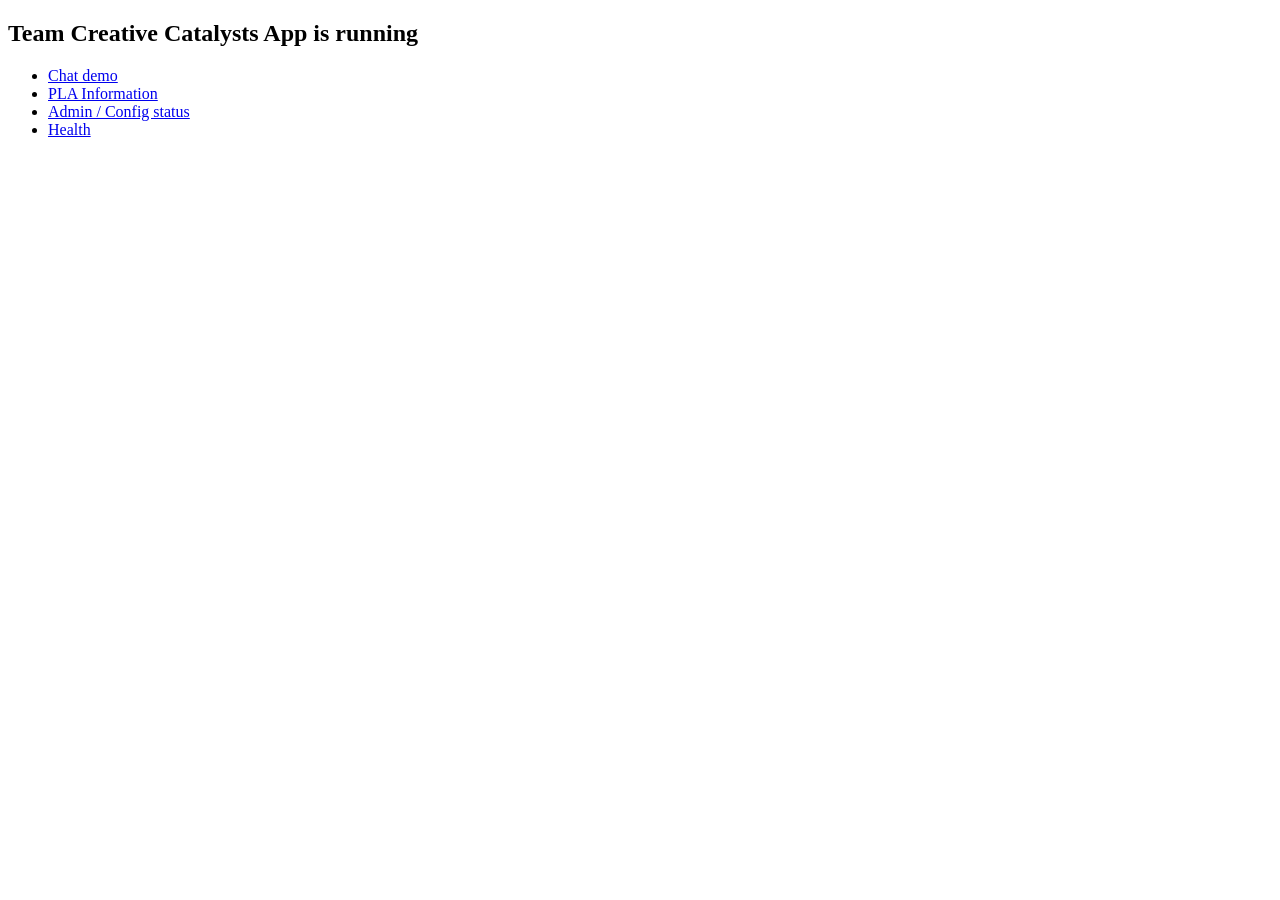
<file: templates/index.html>
<!doctype html>
<html>
  <head>
    <meta charset="utf-8" />
    <title>Team Creative Catalysts</title>
  </head>
  <body>
    <h2>Team Creative Catalysts App is running</h2>
    <ul>
      <li><a href="/chat">Chat demo</a></li>
       <li><a href="/pla_information">PLA Information</a></li>
      <li><a href="/admin">Admin / Config status</a></li>
      <li><a href="/health">Health</a></li>
    </ul>
  </body>
</html>
</file>
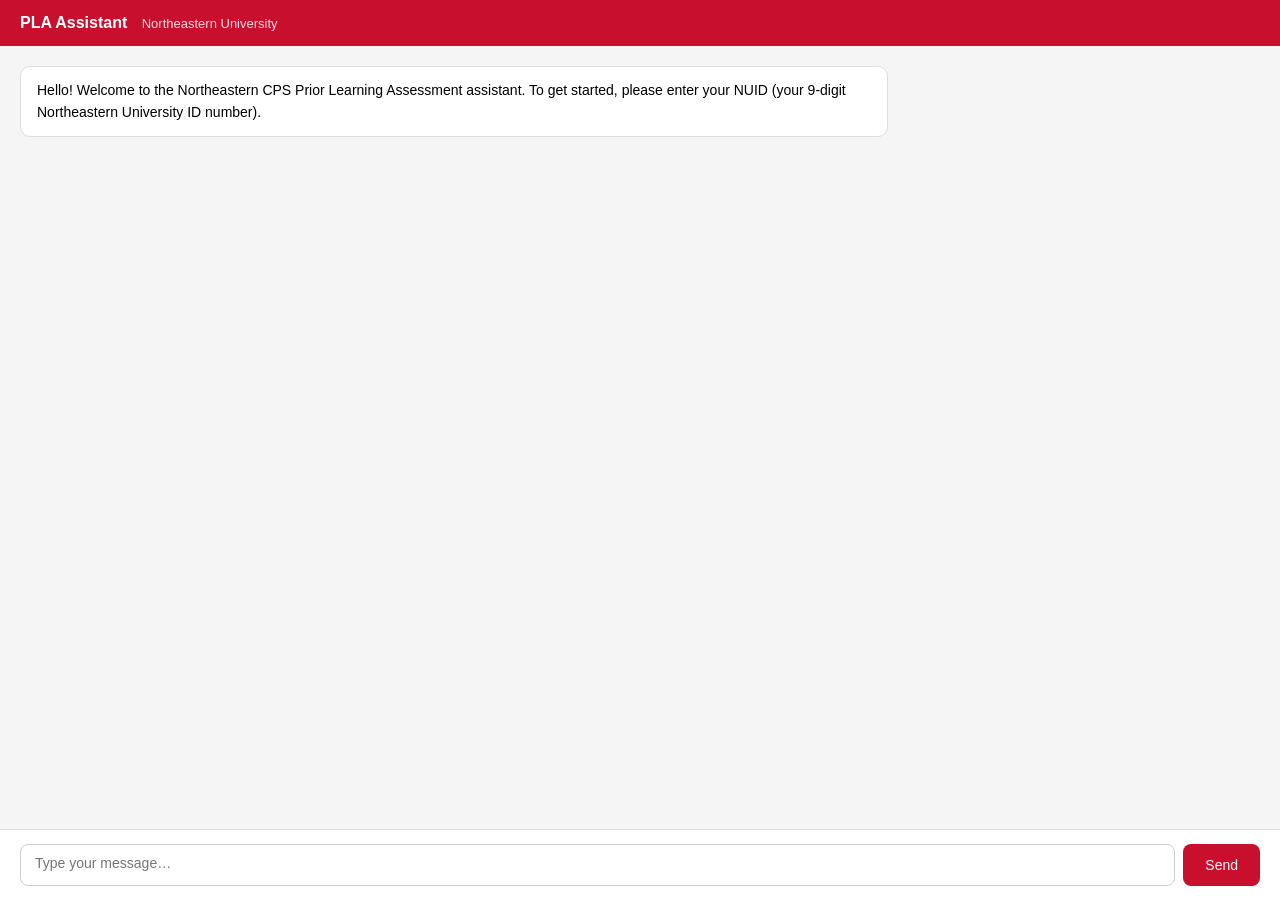
<file: templates/chat.html>
<!doctype html>
<html lang="en">
<head>
  <meta charset="utf-8" />
  <meta name="viewport" content="width=device-width" />
  <title>PLA Assistant · Northeastern CPS</title>
  <link rel="stylesheet" href="/static/chat.css" />
</head>
<body>
 
  <div id="header">
    PLA Assistant <span> Northeastern University</span>
  </div>
 
  <div id="messages">
    <div id="typing">Thinking…</div>
  </div>
 
  <div id="input-bar">
    <label id="upload-btn" title="Attach a file">
      📎
      <input type="file" id="file-input" accept=".pdf,.png,.jpg,.jpeg" />
    </label>
    <textarea id="msg" placeholder="Type your message…" rows="1"></textarea>
    <button id="send">Send</button>
  </div>
 
<script>
  const msgsEl   = document.getElementById('messages');
  const typingEl = document.getElementById('typing');
  const msgEl    = document.getElementById('msg');
  const sendEl   = document.getElementById('send');
 
  const conversationHistory = [];
  let busy = false;
 
  // FIX: Track session metadata so the backend can save sessions to the DB.
  // These values are extracted from the conversation as the student provides them.
  const sessionMeta = {
    nuid: null,
    student_name: null,
    scenario: null,
  };
 
  // FIX: After each exchange, scan the conversation history to extract
  // NUID, student name, and scenario if not yet captured.
  function updateSessionMeta(userText, botText) {
    // Extract NUID — look for a 9-digit number in any user message
    if (!sessionMeta.nuid) {
      const nuidMatch = userText.match(/\b(\d{9})\b/);
      if (nuidMatch) {
        sessionMeta.nuid = nuidMatch[1];
      }
    }
 
    // Extract student name — the bot asks for full name after NUID.
    // Heuristic: if the bot's previous message asked for their name and
    // the user replied with 2–4 words that look like a name, capture it.
    if (!sessionMeta.student_name && sessionMeta.nuid) {
      const botAskedName = /full name|your name/i.test(botText);
      if (botAskedName) {
        // The NEXT user message will be the name — handled on the following turn.
        // We flag this by setting a temporary marker.
        sessionMeta._awaitingName = true;
      }
    }
    if (sessionMeta._awaitingName && !sessionMeta.student_name) {
      const nameLike = /^[A-Za-z]+([\s\-'][A-Za-z]+){1,3}$/.test(userText.trim());
      if (nameLike) {
        sessionMeta.student_name = userText.trim();
        sessionMeta._awaitingName = false;
      }
    }
 
    // Extract scenario — detect confirmation phrases in bot messages
    if (!sessionMeta.scenario) {
      if (/scenario\s*(1|a|one)|prior graduate coursework/i.test(botText)) {
        sessionMeta.scenario = 'Scenario 1 - Prior Graduate Coursework';
      } else if (/scenario\s*(2|b|two)|industry certification/i.test(botText)) {
        sessionMeta.scenario = 'Scenario 2 - Industry Certification';
      } else if (/scenario\s*(3|c|three)|work experience/i.test(botText)) {
        sessionMeta.scenario = 'Scenario 3 - Work Experience';
      }
    }
  }
 
  msgEl.addEventListener('keydown', e => {
    if (e.key === 'Enter' && !e.shiftKey) { e.preventDefault(); handleSend(); }
  });
  sendEl.addEventListener('click', handleSend);
 
  async function handleSend() {
    const text = msgEl.value.trim();
    if (!text || busy) return;
    addMsg('user', text);
    msgEl.value = '';
    setBusy(true);
    try {
      const res = await fetch('/api/chat', {
        method: 'POST',
        headers: { 'Content-Type': 'application/json' },
        // FIX: include session_meta in every request so the backend can persist the session
        body: JSON.stringify({
          message: text,
          history: conversationHistory,
          session_meta: sessionMeta,
        }),
      });
      const data = await res.json();
      const answer = res.ok ? (data.answer || '') : (data.error || 'Request failed');
      conversationHistory.push({ role: 'user', content: text });
      conversationHistory.push({ role: 'assistant', content: answer });
      // FIX: update session metadata after each exchange
      updateSessionMeta(text, answer);
      addMsg('bot', answer);
    } catch (e) {
      addMsg('bot', 'Network error — please try again.');
    }
    setBusy(false);
    msgEl.focus();
  }
 
  // Parse bot message for [SHOW_UPLOAD:Label] tokens and inject upload buttons
  function addMsg(role, text) {
    typingEl.style.display = 'none';
    const d = document.createElement('div');
    d.className = role === 'bot' ? 'msg-bot' : 'msg-user';
 
    if (role === 'bot') {
      // Strip the token from display text and capture the label
      const uploadRegex = /\[SHOW_UPLOAD:([^\]]+)\]/g;
      const labels = [];
      let match;
      while ((match = uploadRegex.exec(text)) !== null) {
        labels.push(match[1].trim());
      }
      const cleanText = text.replace(/\[SHOW_UPLOAD:[^\]]+\]/g, '').trim();
      d.textContent = cleanText;
      msgsEl.insertBefore(d, typingEl);
 
      // Inject one upload button per label found
      labels.forEach(label => {
        const uploadDiv = document.createElement('div');
        uploadDiv.className = 'msg-upload';
        uploadDiv.innerHTML = `
          <span class="upload-label">📎 Upload: <strong>${label}</strong></span>
          <label class="upload-btn-inline">
            Choose file
            <input type="file" accept=".pdf,.png,.jpg,.jpeg,.docx" data-label="${label}" />
          </label>
          <span class="upload-status" id="status-${label.replace(/\s+/g,'-')}"></span>
        `;
        msgsEl.insertBefore(uploadDiv, typingEl);
 
        // Attach upload handler to this specific input
        uploadDiv.querySelector('input[type=file]').addEventListener('change', async (e) => {
          const file = e.target.files[0];
          if (!file) return;
          const docLabel = e.target.getAttribute('data-label');
          const statusEl = document.getElementById('status-' + docLabel.replace(/\s+/g,'-'));
          statusEl.textContent = 'Uploading…';
          setBusy(true);
 
          const formData = new FormData();
          formData.append('file', file);
          formData.append('history', JSON.stringify(conversationHistory));
          formData.append('label', docLabel);
          // FIX: include session_meta in upload requests too
          formData.append('session_meta', JSON.stringify(sessionMeta));
 
          try {
            const res = await fetch('/api/upload', { method: 'POST', body: formData });
            const data = await res.json();
            const answer = res.ok ? (data.answer || '') : (data.error || 'Upload failed');
            statusEl.textContent = '✅ ' + file.name;
            conversationHistory.push({ role: 'user', content: `[Uploaded "${docLabel}": ${file.name}]` });
            conversationHistory.push({ role: 'assistant', content: answer });
            updateSessionMeta(`[Uploaded "${docLabel}": ${file.name}]`, answer);
            addMsg('bot', answer);
          } catch {
            statusEl.textContent = '❌ Upload failed';
            addMsg('bot', 'Network error — could not upload file.');
          }
          setBusy(false);
          e.target.value = '';
        });
      });
 
    } else {
      d.textContent = text;
      msgsEl.insertBefore(d, typingEl);
    }
 
    msgsEl.scrollTop = msgsEl.scrollHeight;
  }
 
  function setBusy(v) {
    busy = v;
    sendEl.disabled = v;
    msgEl.disabled  = v;
    document.getElementById('file-input').disabled = v;
    typingEl.style.display = v ? 'block' : 'none';
    if (v) msgsEl.scrollTop = msgsEl.scrollHeight;
  }
 
  // File upload handler for the always-visible paperclip (kept as fallback)
  document.getElementById('file-input').addEventListener('change', async (e) => {
    const file = e.target.files[0];
    if (!file) return;
    addMsg('user', `📎 ${file.name}`);
    setBusy(true);
    const formData = new FormData();
    formData.append('file', file);
    formData.append('history', JSON.stringify(conversationHistory));
    formData.append('label', file.name);
    formData.append('session_meta', JSON.stringify(sessionMeta));
    try {
      const res = await fetch('/api/upload', { method: 'POST', body: formData });
      const data = await res.json();
      const answer = res.ok ? (data.answer || '') : (data.error || 'Upload failed');
      conversationHistory.push({ role: 'user', content: `[Uploaded file: ${file.name}]` });
      conversationHistory.push({ role: 'assistant', content: answer });
      updateSessionMeta(`[Uploaded file: ${file.name}]`, answer);
      addMsg('bot', answer);
    } catch {
      addMsg('bot', 'Network error — could not upload file.');
    }
    setBusy(false);
    e.target.value = '';
  });
 
  addMsg('bot', 'Hello! Welcome to the Northeastern CPS Prior Learning Assessment assistant. To get started, please enter your NUID (your 9-digit Northeastern University ID number).');
</script>
</body>
</html>
</file>
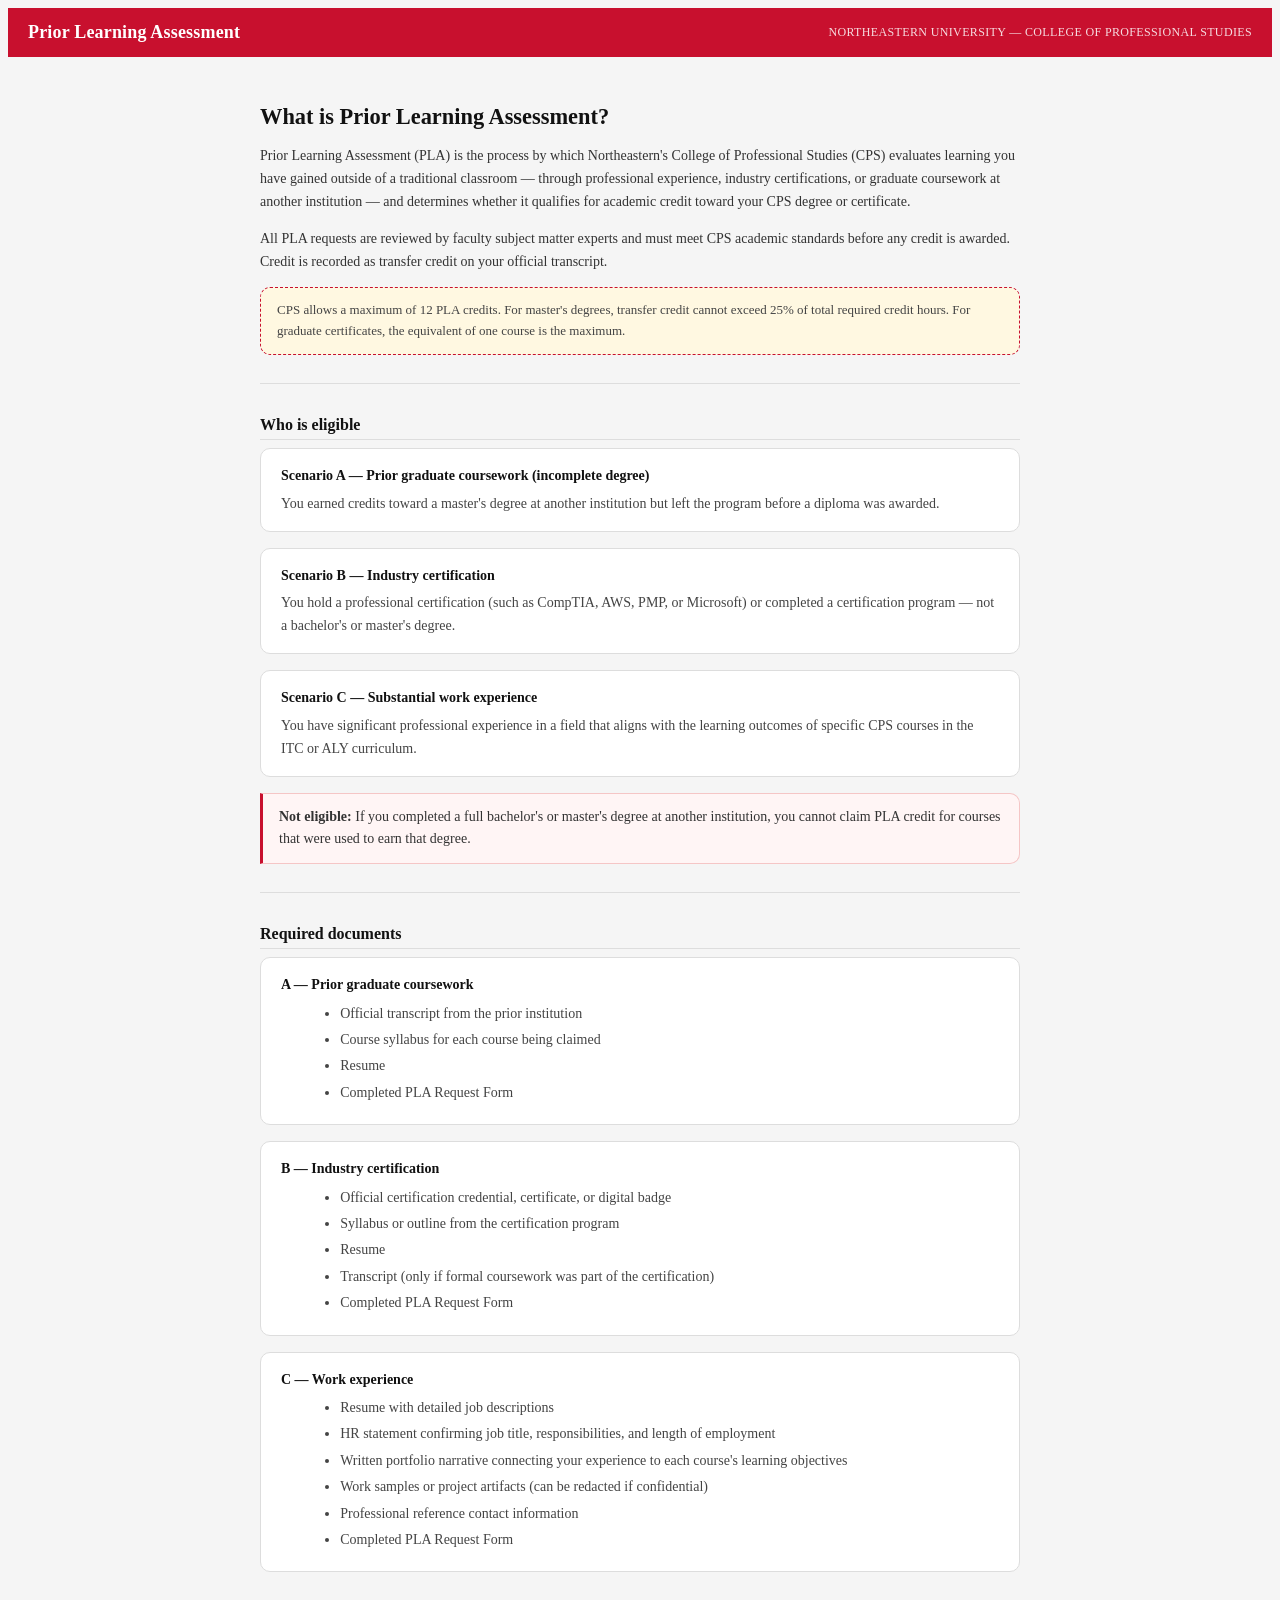
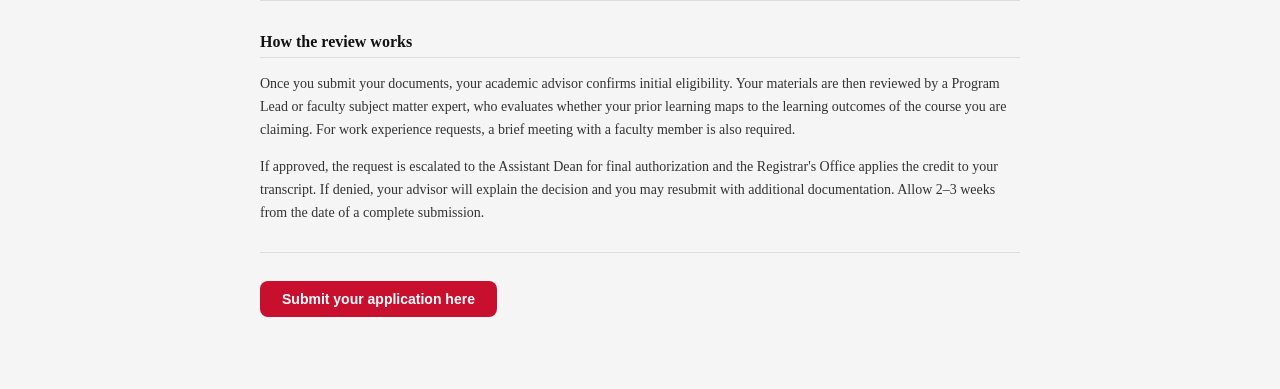
<file: templates/pla_info.html>
<!DOCTYPE html>
<html lang="en">
<head>
<meta charset="UTF-8">
<meta name="viewport" content="width=device-width, initial-scale=1.0">
<title>Prior Learning Assessment | CPS</title>
<style>
  body {
    display: block;
    height: auto;
    background: #f5f5f5;
  }
  .page {
    max-width: 760px;
    margin: 0 auto;
    padding: 2rem 1.5rem 4rem;
  }
  .page h1 {
    font-size: 1.4rem;
    font-weight: bold;
    margin-bottom: 0.5rem;
    color: #111;
  }
  .page h2 {
    font-size: 1rem;
    font-weight: bold;
    margin-top: 2rem;
    margin-bottom: 0.5rem;
    border-bottom: 1px solid #ddd;
    padding-bottom: 0.35rem;
    color: #111;
  }
  .page p {
    font-size: 14px;
    line-height: 1.65;
    color: #333;
    margin-bottom: 0.85rem;
  }
  .card {
    background: white;
    border: 1px solid #ddd;
    border-radius: 10px;
    padding: 16px 20px;
    margin-bottom: 1rem;
    font-size: 14px;
    line-height: 1.6;
  }
  .card strong {
    display: block;
    margin-bottom: 4px;
    color: #111;
  }
  .card p { margin: 0; color: #444; }
  .card ul { margin: 6px 0 0 1.2rem; color: #444; }
  .card li { margin-bottom: 0.25rem; }
  .not-eligible {
    background: #fff5f5;
    border: 1px solid #f5c6c6;
    border-left: 3px solid #C8102E;
    border-radius: 0 10px 10px 0;
    padding: 12px 16px;
    font-size: 14px;
    color: #333;
    margin-bottom: 1rem;
    line-height: 1.6;
  }
  .note {
    background: #fff8e1;
    border: 1px dashed #C8102E;
    border-radius: 10px;
    padding: 12px 16px;
    font-size: 13px;
    color: #444;
    margin-bottom: 1.5rem;
    line-height: 1.6;
  }
  .divider {
    border: none;
    border-top: 1px solid #ddd;
    margin: 1.75rem 0;
  }
  .cta {
    display: inline-block;
    background: #C8102E;
    color: white;
    text-decoration: none;
    padding: 10px 22px;
    border-radius: 8px;
    font-size: 14px;
    font-family: Arial, sans-serif;
    font-weight: bold;
  }
  .cta:hover { background: #a50d26; }
</style>
</head>
<body>

<div id="header" style="background: #C8102E; color: white; padding: 14px 20px; font-size: 16px; font-weight: bold; flex-shrink: 0; display: flex; align-items: center; justify-content: space-between; flex-wrap: wrap; gap: 6px;">
  <span style="font-size: 18px; font-weight: bold; letter-spacing: 0.01em;">Prior Learning Assessment</span>
  <span style="font-size: 12px; font-weight: normal; opacity: 0.85; letter-spacing: 0.03em; text-transform: uppercase;">Northeastern University — College of Professional Studies</span>
</div>

<div class="page">

  <h1>What is Prior Learning Assessment?</h1>
  <p>Prior Learning Assessment (PLA) is the process by which Northeastern's College of Professional Studies (CPS) evaluates learning you have gained outside of a traditional classroom — through professional experience, industry certifications, or graduate coursework at another institution — and determines whether it qualifies for academic credit toward your CPS degree or certificate.</p>
  <p>All PLA requests are reviewed by faculty subject matter experts and must meet CPS academic standards before any credit is awarded. Credit is recorded as transfer credit on your official transcript.</p>

  <div class="note">
    CPS allows a maximum of 12 PLA credits. For master's degrees, transfer credit cannot exceed 25% of total required credit hours. For graduate certificates, the equivalent of one course is the maximum.
  </div>

  <hr class="divider">

  <h2>Who is eligible</h2>

  <div class="card">
    <strong>Scenario A — Prior graduate coursework (incomplete degree)</strong>
    <p>You earned credits toward a master's degree at another institution but left the program before a diploma was awarded.</p>
  </div>

  <div class="card">
    <strong>Scenario B — Industry certification</strong>
    <p>You hold a professional certification (such as CompTIA, AWS, PMP, or Microsoft) or completed a certification program — not a bachelor's or master's degree.</p>
  </div>

  <div class="card">
    <strong>Scenario C — Substantial work experience</strong>
    <p>You have significant professional experience in a field that aligns with the learning outcomes of specific CPS courses in the ITC or ALY curriculum.</p>
  </div>

  <div class="not-eligible">
    <strong>Not eligible:</strong> If you completed a full bachelor's or master's degree at another institution, you cannot claim PLA credit for courses that were used to earn that degree.
  </div>

  <hr class="divider">

  <h2>Required documents</h2>

  <div class="card">
    <strong>A — Prior graduate coursework</strong>
    <ul>
      <li>Official transcript from the prior institution</li>
      <li>Course syllabus for each course being claimed</li>
      <li>Resume</li>
      <li>Completed PLA Request Form</li>
    </ul>
  </div>

  <div class="card">
    <strong>B — Industry certification</strong>
    <ul>
      <li>Official certification credential, certificate, or digital badge</li>
      <li>Syllabus or outline from the certification program</li>
      <li>Resume</li>
      <li>Transcript (only if formal coursework was part of the certification)</li>
      <li>Completed PLA Request Form</li>
    </ul>
  </div>

  <div class="card">
    <strong>C — Work experience</strong>
    <ul>
      <li>Resume with detailed job descriptions</li>
      <li>HR statement confirming job title, responsibilities, and length of employment</li>
      <li>Written portfolio narrative connecting your experience to each course's learning objectives</li>
      <li>Work samples or project artifacts (can be redacted if confidential)</li>
      <li>Professional reference contact information</li>
      <li>Completed PLA Request Form</li>
    </ul>
  </div>

  <hr class="divider">

  <h2>How the review works</h2>

  <p>Once you submit your documents, your academic advisor confirms initial eligibility. Your materials are then reviewed by a Program Lead or faculty subject matter expert, who evaluates whether your prior learning maps to the learning outcomes of the course you are claiming. For work experience requests, a brief meeting with a faculty member is also required.</p>
  <p>If approved, the request is escalated to the Assistant Dean for final authorization and the Registrar's Office applies the credit to your transcript. If denied, your advisor will explain the decision and you may resubmit with additional documentation. Allow 2–3 weeks from the date of a complete submission.</p>

  <hr class="divider">

  <a href="/chat" class="cta">Submit your application here</a>

</div>

</body>
</html>
</file>
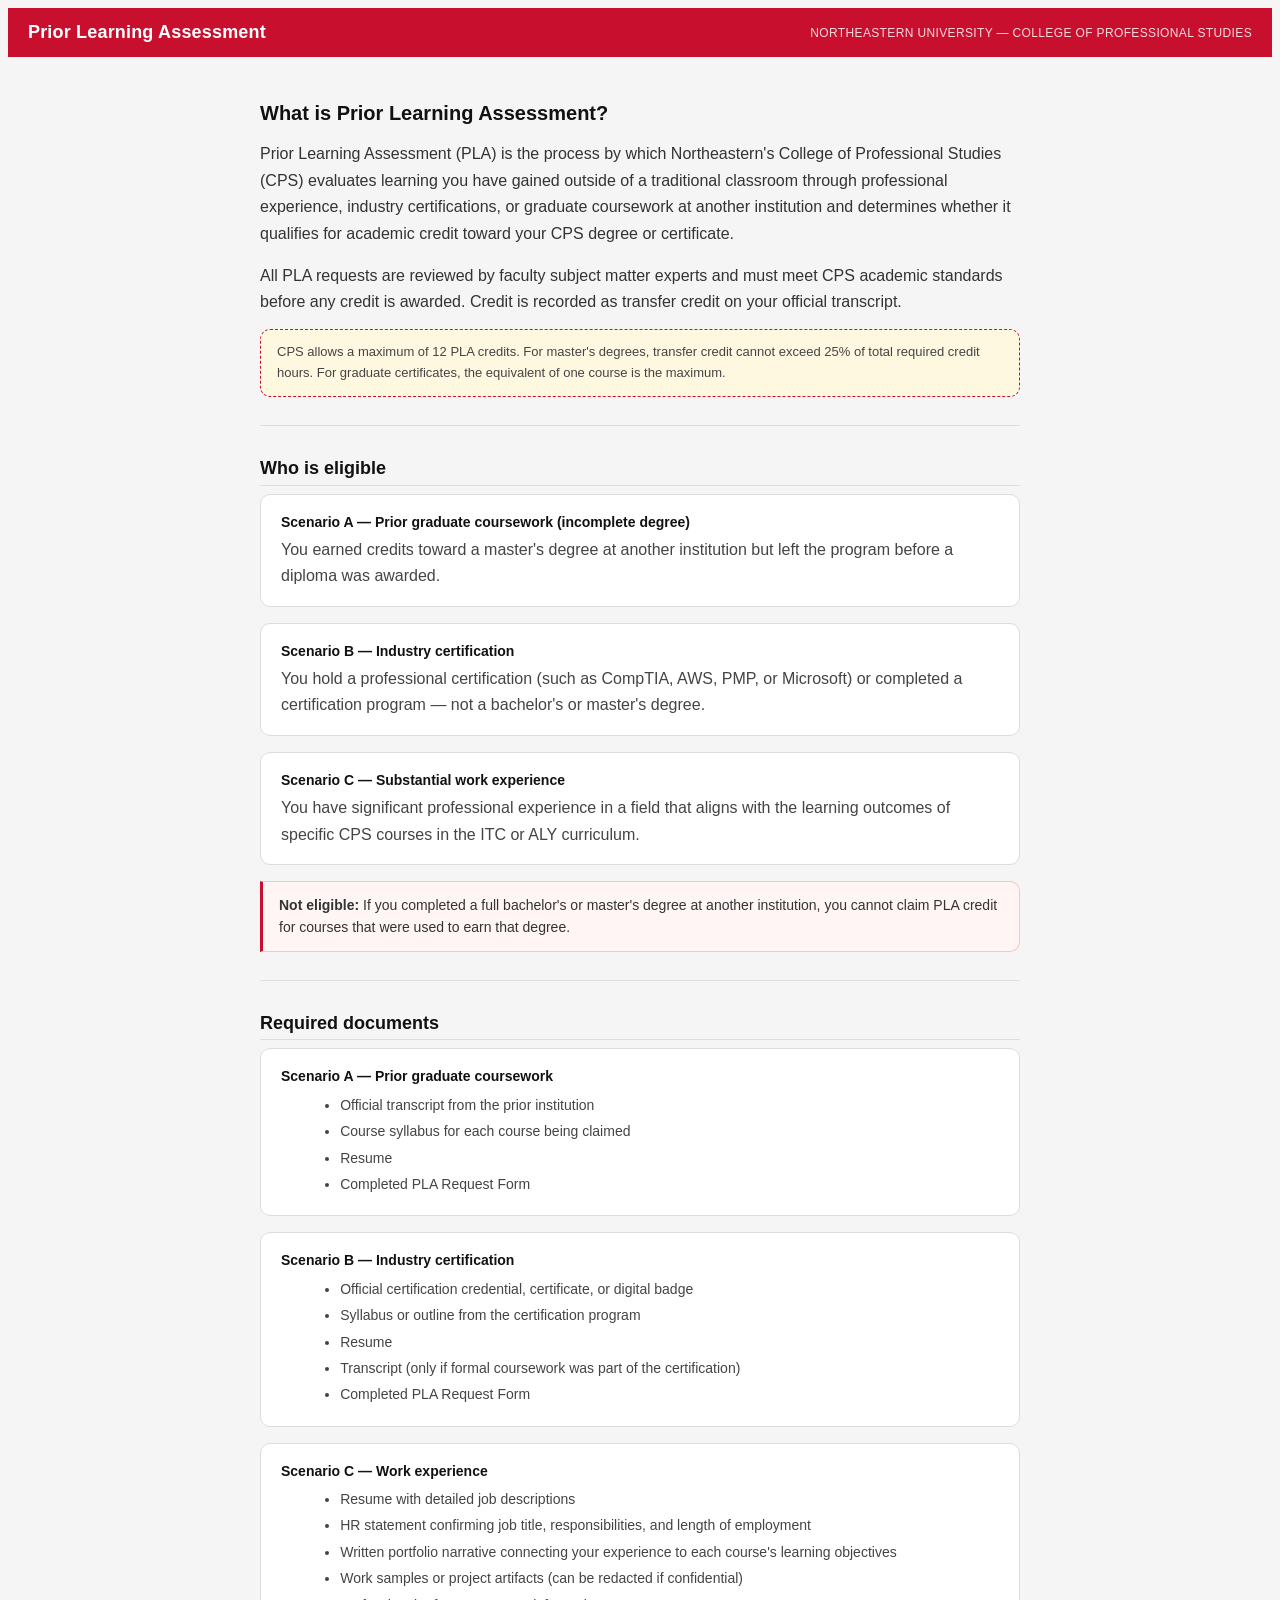
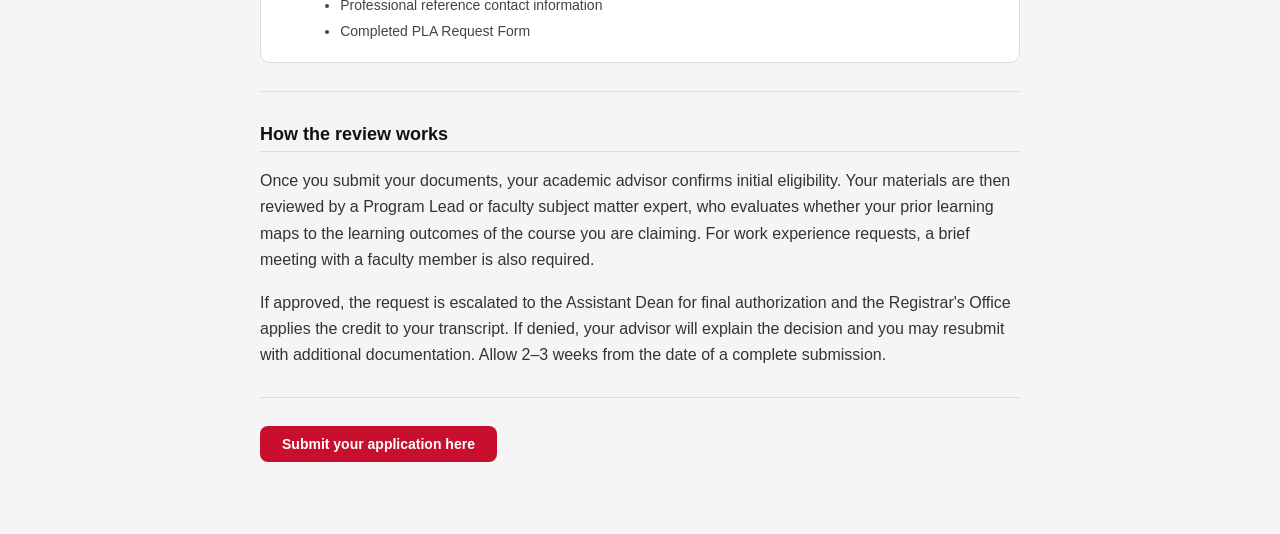
<file: templates/pla_information.html>
<!DOCTYPE html>
<html lang="en">
<head>
<meta charset="UTF-8">
<meta name="viewport" content="width=device-width, initial-scale=1.0">
<title>Prior Learning Assessment | CPS</title>
<style>
   body {
    display: block;
    height: auto;
    background: #f5f5f5;
    font-family: Arial, sans-serif;
  }
  .page {
    max-width: 760px;
    margin: 0 auto;
    padding: 2rem 1.5rem 4rem;
  }
  .page h1 {
    font-size: 20px;
    font-weight: bold;
    margin-bottom: 0.5rem;
    color: #111;
  }
  .page h2 {
    font-size: 18px;
    font-weight: bold;
    margin-top: 2rem;
    margin-bottom: 0.5rem;
    border-bottom: 1px solid #ddd;
    padding-bottom: 0.35rem;
    color: #111;
  }
  .page p {
    font-size: 16px;
    line-height: 1.65;
    color: #333;
    margin-bottom: 0.85rem;
  }
  .card {
    background: white;
    border: 1px solid #ddd;
    border-radius: 10px;
    padding: 16px 20px;
    margin-bottom: 1rem;
    font-size: 14px;
    line-height: 1.6;
  }
  .card strong {
    display: block;
    margin-bottom: 4px;
    color: #111;
  }
  .card p { margin: 0; color: #444; }
  .card ul { margin: 6px 0 0 1.2rem; color: #444; }
  .card li { margin-bottom: 0.25rem; }
  .not-eligible {
    background: #fff5f5;
    border: 1px solid #f5c6c6;
    border-left: 3px solid #C8102E;
    border-radius: 0 10px 10px 0;
    padding: 12px 16px;
    font-size: 14px;
    color: #333;
    margin-bottom: 1rem;
    line-height: 1.6;
  }
  .note {
    background: #fff8e1;
    border: 1px dashed #C8102E;
    border-radius: 10px;
    padding: 12px 16px;
    font-size: 13px;
    color: #444;
    margin-bottom: 1.5rem;
    line-height: 1.6;
  }
  .divider {
    border: none;
    border-top: 1px solid #ddd;
    margin: 1.75rem 0;
  }
  .cta {
    display: inline-block;
    background: #C8102E;
    color: white;
    text-decoration: none;
    padding: 10px 22px;
    border-radius: 8px;
    font-size: 14px;
    font-family: Arial, sans-serif;
    font-weight: bold;
  }
  .cta:hover { background: #a50d26; }
</style>
</head>
<body>

<div id="header" style="background: #C8102E; color: white; padding: 14px 20px; font-size: 16px; font-weight: bold; flex-shrink: 0; display: flex; align-items: center; justify-content: space-between; flex-wrap: wrap; gap: 6px;">
  <span style="font-size: 18px; font-weight: bold; letter-spacing: 0.01em;">Prior Learning Assessment</span>
  <span style="font-size: 12px; font-weight: normal; opacity: 0.85; letter-spacing: 0.03em; text-transform: uppercase;">Northeastern University — College of Professional Studies</span>
</div>

<div class="page">

  <h1>What is Prior Learning Assessment?</h1>
  <p>Prior Learning Assessment (PLA) is the process by which Northeastern's College of Professional Studies (CPS) evaluates learning you have gained outside of a traditional classroom through professional experience, industry certifications, or graduate coursework at another institution and determines whether it qualifies for academic credit toward your CPS degree or certificate.</p>
  <p>All PLA requests are reviewed by faculty subject matter experts and must meet CPS academic standards before any credit is awarded. Credit is recorded as transfer credit on your official transcript.</p>

  <div class="note">
    CPS allows a maximum of 12 PLA credits. For master's degrees, transfer credit cannot exceed 25% of total required credit hours. For graduate certificates, the equivalent of one course is the maximum.
  </div>

  <hr class="divider">

  <h2>Who is eligible</h2>

  <div class="card">
    <strong>Scenario A — Prior graduate coursework (incomplete degree)</strong>
    <p>You earned credits toward a master's degree at another institution but left the program before a diploma was awarded.</p>
  </div>

  <div class="card">
    <strong>Scenario B — Industry certification</strong>
    <p>You hold a professional certification (such as CompTIA, AWS, PMP, or Microsoft) or completed a certification program — not a bachelor's or master's degree.</p>
  </div>

  <div class="card">
    <strong>Scenario C — Substantial work experience</strong>
    <p>You have significant professional experience in a field that aligns with the learning outcomes of specific CPS courses in the ITC or ALY curriculum.</p>
  </div>

  <div class="not-eligible">
    <strong>Not eligible:</strong> If you completed a full bachelor's or master's degree at another institution, you cannot claim PLA credit for courses that were used to earn that degree.
  </div>

  <hr class="divider">

  <h2>Required documents</h2>

  <div class="card">
    <strong>Scenario A — Prior graduate coursework</strong>
    <ul>
      <li>Official transcript from the prior institution</li>
      <li>Course syllabus for each course being claimed</li>
      <li>Resume</li>
      <li>Completed PLA Request Form</li>
    </ul>
  </div>

  <div class="card">
    <strong>Scenario B — Industry certification</strong>
    <ul>
      <li>Official certification credential, certificate, or digital badge</li>
      <li>Syllabus or outline from the certification program</li>
      <li>Resume</li>
      <li>Transcript (only if formal coursework was part of the certification)</li>
      <li>Completed PLA Request Form</li>
    </ul>
  </div>

  <div class="card">
    <strong>Scenario C — Work experience</strong>
    <ul>
      <li>Resume with detailed job descriptions</li>
      <li>HR statement confirming job title, responsibilities, and length of employment</li>
      <li>Written portfolio narrative connecting your experience to each course's learning objectives</li>
      <li>Work samples or project artifacts (can be redacted if confidential)</li>
      <li>Professional reference contact information</li>
      <li>Completed PLA Request Form</li>
    </ul>
  </div>

  <hr class="divider">

  <h2>How the review works</h2>

  <p>Once you submit your documents, your academic advisor confirms initial eligibility. Your materials are then reviewed by a Program Lead or faculty subject matter expert, who evaluates whether your prior learning maps to the learning outcomes of the course you are claiming. For work experience requests, a brief meeting with a faculty member is also required.</p>
  <p>If approved, the request is escalated to the Assistant Dean for final authorization and the Registrar's Office applies the credit to your transcript. If denied, your advisor will explain the decision and you may resubmit with additional documentation. Allow 2–3 weeks from the date of a complete submission.</p>

  <hr class="divider">

  <a href="/chat" class="cta">Submit your application here</a>

</div>

</body>
</html>
</file>
<file: static/chat.css>
* { margin: 0; padding: 0; box-sizing: border-box; }

body {
  font-family: Arial, sans-serif;
  background: #f5f5f5;
  display: flex;
  flex-direction: column;
  height: 100vh;
}

/* Header */
#header {
  background: #C8102E;
  color: white;
  padding: 14px 20px;
  font-size: 16px;
  font-weight: bold;
  flex-shrink: 0;
}

#header span {
  font-size: 13px;
  font-weight: normal;
  opacity: 0.85;
  margin-left: 10px;
}

/* Messages */
#messages {
  flex: 1;
  overflow-y: auto;
  padding: 20px;
  display: flex;
  flex-direction: column;
  gap: 12px;
}

.msg-bot {
  background: white;
  border: 1px solid #ddd;
  border-radius: 10px;
  padding: 12px 16px;
  max-width: 70%;
  align-self: flex-start;
  font-size: 14px;
  line-height: 1.6;
  white-space: pre-wrap;
}

.msg-user {
  background: #C8102E;
  color: white;
  border-radius: 10px;
  padding: 12px 16px;
  max-width: 70%;
  align-self: flex-end;
  font-size: 14px;
  line-height: 1.6;
}

#typing {
  display: none;
  background: white;
  border: 1px solid #ddd;
  border-radius: 10px;
  padding: 12px 16px;
  align-self: flex-start;
  font-size: 14px;
  color: #999;
}

/* Input bar */
#input-bar {
  display: flex;
  gap: 8px;
  padding: 14px 20px;
  border-top: 1px solid #ddd;
  background: white;
  flex-shrink: 0;
}

#msg {
  flex: 1;
  padding: 10px 14px;
  border: 1px solid #ccc;
  border-radius: 8px;
  font-size: 14px;
  font-family: Arial, sans-serif;
  outline: none;
  resize: none;
  height: 42px;
}

#msg:focus { border-color: #C8102E; }

#send {
  padding: 10px 22px;
  background: #C8102E;
  color: white;
  border: none;
  border-radius: 8px;
  font-size: 14px;
  cursor: pointer;
}
#upload-btn {
  display: none;
}
/* Inline document upload widget */
.msg-upload {
  display: flex;
  align-items: center;
  gap: 10px;
  background: #fff8e1;
  border: 1px dashed #C8102E;
  border-radius: 10px;
  padding: 10px 16px;
  max-width: 70%;
  align-self: flex-start;
  font-size: 13px;
  flex-wrap: wrap;
}

.upload-label {
  flex: 1;
  min-width: 150px;
}

.upload-btn-inline {
  background: #C8102E;
  color: white;
  padding: 6px 14px;
  border-radius: 6px;
  cursor: pointer;
  font-size: 13px;
  white-space: nowrap;
}

.upload-btn-inline input[type=file] {
  display: none;
}

.upload-status {
  font-size: 12px;
  color: #555;
  min-width: 80px;
}
</file>
